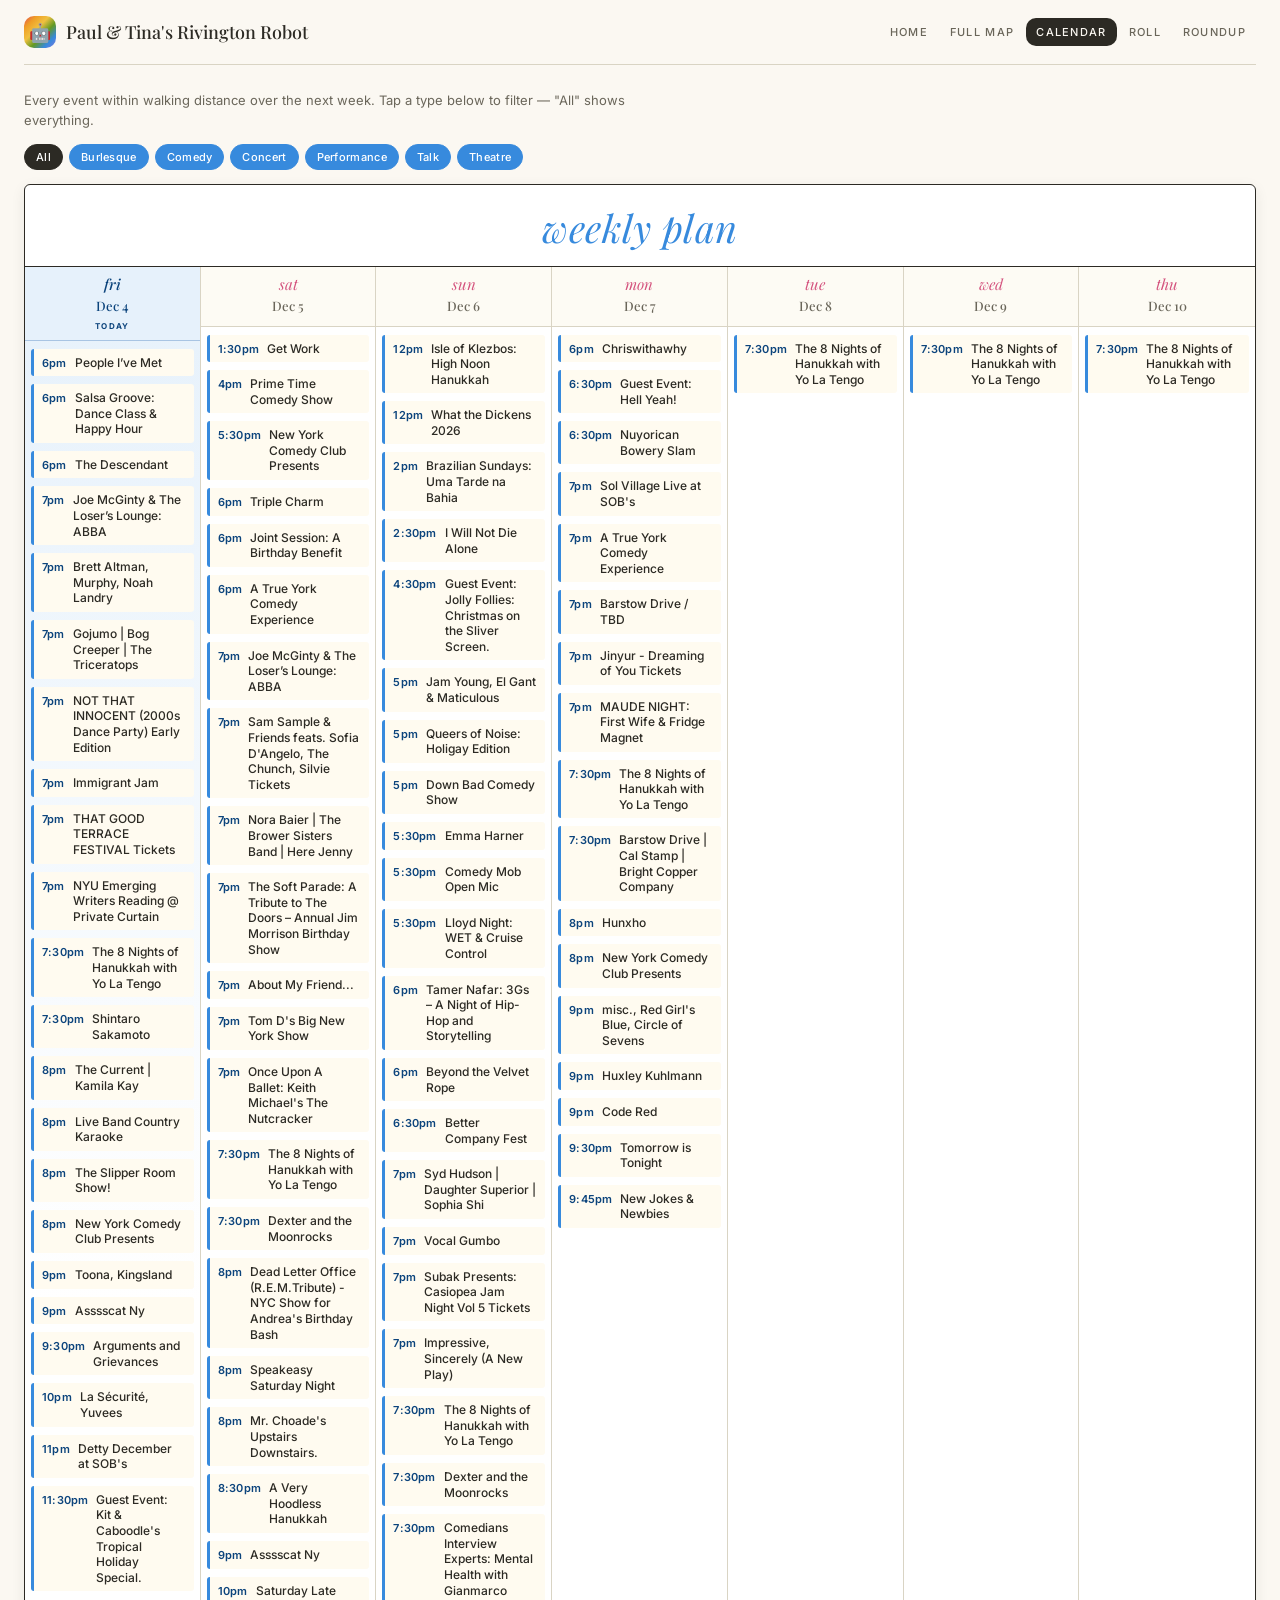
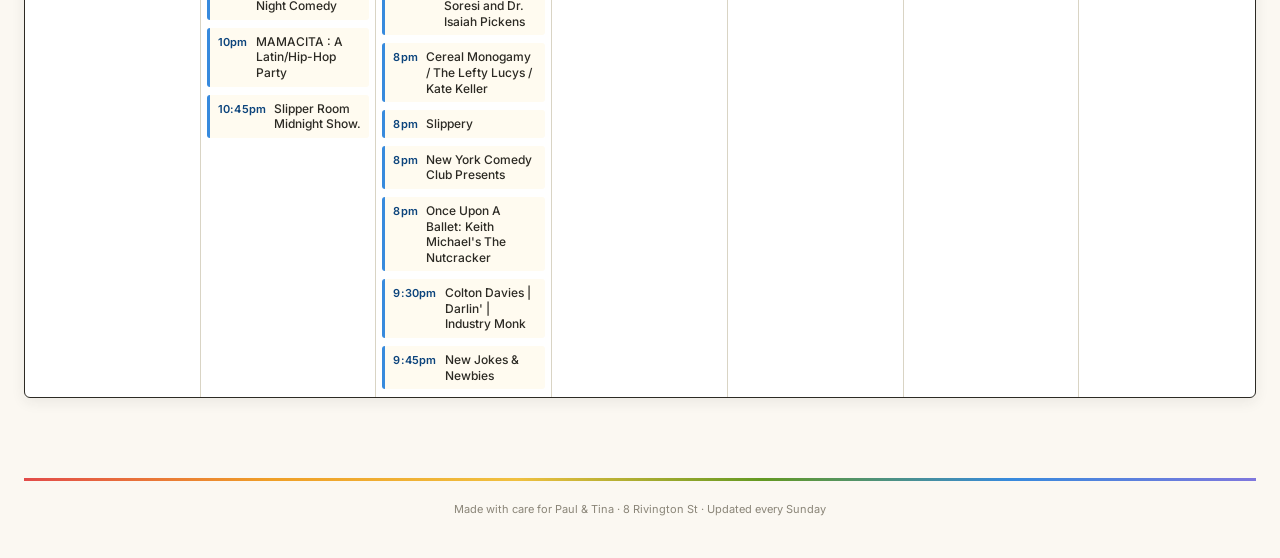
<file: calendar.html>
<!DOCTYPE html>
<html lang="en">
<head>
<meta charset="UTF-8">
<meta name="viewport" content="width=device-width, initial-scale=1.0">
<title>Calendar · Rivington Robot</title>
<link rel="stylesheet" href="styles.css?v=8">
<link rel="icon" type="image/png" href="apple-touch-icon.png?v=1">
<link rel="apple-touch-icon" href="apple-touch-icon.png?v=1">
<link rel="apple-touch-icon" sizes="180x180" href="apple-touch-icon.png?v=1">
<link rel="icon" type="image/png" sizes="192x192" href="icons/icon-192.png?v=1">
<link rel="icon" type="image/png" sizes="512x512" href="icons/icon-512.png?v=1">
<meta name="apple-mobile-web-app-title" content="8 Rivington">
<meta name="theme-color" content="#D4537E">
</head>
<body>

<div class="container container-wide">

  <nav class="nav">
    <div class="nav-brand">
      <div class="nav-logo">🤖</div>
      <div class="nav-title">Paul & Tina's Rivington Robot</div>
    </div>
    <button class="nav-toggle" onclick="document.querySelector('.nav-links').classList.toggle('open')">☰</button>
    <div class="nav-links">
      <a href="index.html">HOME</a>
      <a href="map.html">FULL MAP</a>
      <a href="calendar.html" class="active">CALENDAR</a>
      <a href="roll.html">ROLL</a>
      <a href="roundup.html">ROUNDUP</a>
    </div>
  </nav>

  <section>
    <p class="section-intro">Every event within walking distance over the next week. Tap a type below to filter — "All" shows everything.</p>

    <div id="cal-chips"></div>
    <div id="cal-list"><p class="event-empty">Loading this week's events…</p></div>
  </section>

  <footer class="footer">
    <div class="footer-gradient"></div>
    Made with care for Paul & Tina · 8 Rivington St · Updated every Sunday
  </footer>

</div>
<script src="js/events.js?v=8"></script>
<script>
try { RobotEvents.initPlanner({ listId: 'cal-list', chipsId: 'cal-chips', days: 7, perDay: 50 }); } catch (e) { console.error(e); }
</script>
</body>
</html>
</file>
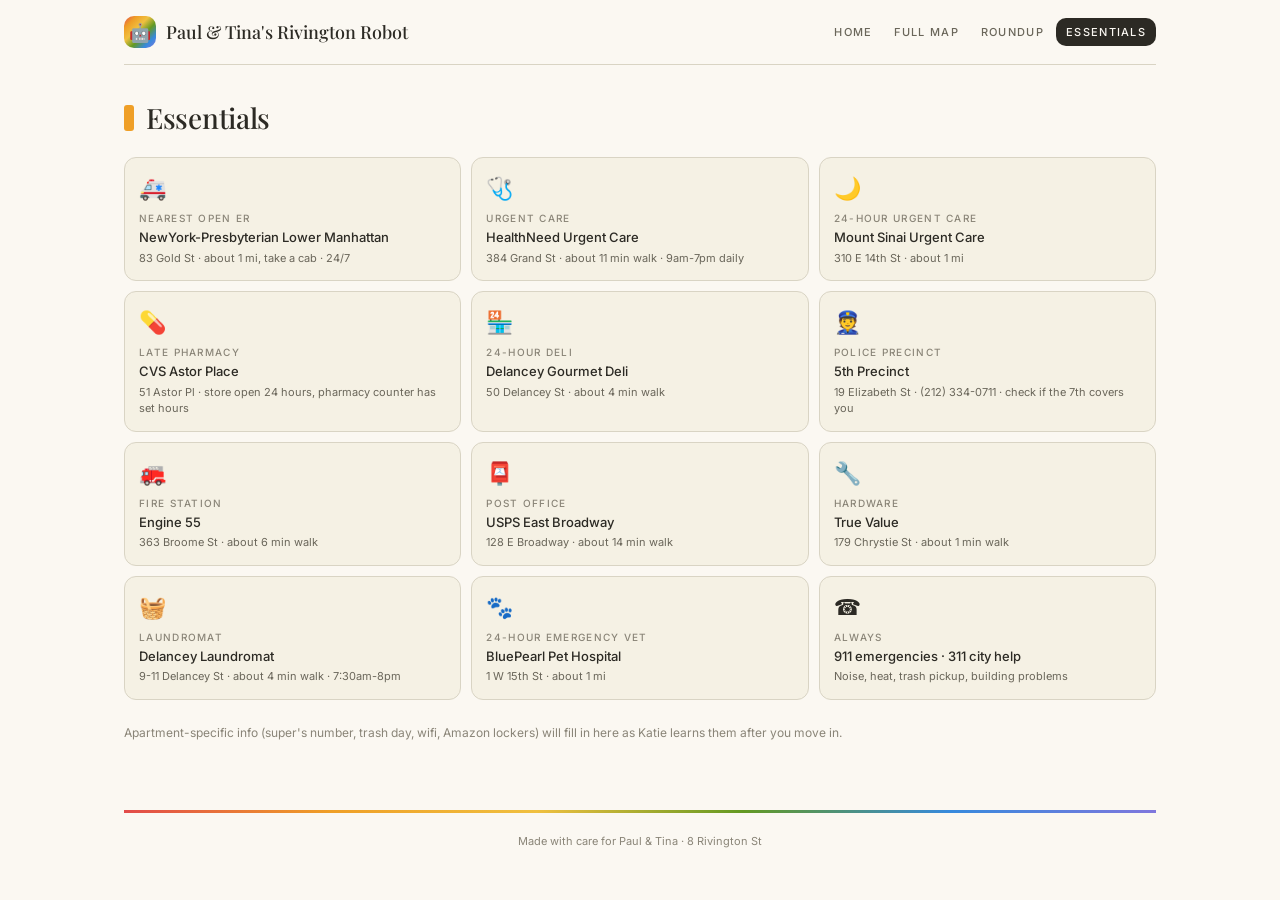
<file: essentials.html>
<!DOCTYPE html>
<html lang="en">
<head>
<meta charset="UTF-8">
<meta name="viewport" content="width=device-width, initial-scale=1.0">
<title>Essentials · Rivington Robot</title>
<link rel="stylesheet" href="styles.css?v=8">
<link rel="icon" type="image/png" href="apple-touch-icon.png?v=1">
<link rel="apple-touch-icon" href="apple-touch-icon.png?v=1">
<link rel="apple-touch-icon" sizes="180x180" href="apple-touch-icon.png?v=1">
<link rel="icon" type="image/png" sizes="192x192" href="icons/icon-192.png?v=1">
<link rel="icon" type="image/png" sizes="512x512" href="icons/icon-512.png?v=1">
<meta name="apple-mobile-web-app-title" content="8 Rivington">
<meta name="theme-color" content="#D4537E">
</head>
<body>

<div class="container">

  <nav class="nav">
    <div class="nav-brand">
      <div class="nav-logo">🤖</div>
      <div class="nav-title">Paul & Tina's Rivington Robot</div>
    </div>
    <button class="nav-toggle" onclick="document.querySelector('.nav-links').classList.toggle('open')">☰</button>
    <div class="nav-links">
      <a href="index.html">HOME</a>
      <a href="map.html">FULL MAP</a>
      <a href="roundup.html">ROUNDUP</a>
      <a href="essentials.html" class="active">ESSENTIALS</a>
    </div>
  </nav>

  <section>
    <div class="section-head">
      <div class="section-bar orange"></div>
      <h2>Essentials</h2>
    </div>
    <div class="essentials-grid">
      <div class="ess"><div class="ess-icon">🚑</div><div class="ess-label">NEAREST OPEN ER</div><div class="ess-name">NewYork-Presbyterian Lower Manhattan</div><div class="ess-meta">83 Gold St · about 1 mi, take a cab · 24/7</div></div>
      <div class="ess"><div class="ess-icon">🩺</div><div class="ess-label">URGENT CARE</div><div class="ess-name">HealthNeed Urgent Care</div><div class="ess-meta">384 Grand St · about 11 min walk · 9am-7pm daily</div></div>
      <div class="ess"><div class="ess-icon">🌙</div><div class="ess-label">24-HOUR URGENT CARE</div><div class="ess-name">Mount Sinai Urgent Care</div><div class="ess-meta">310 E 14th St · about 1 mi</div></div>
      <div class="ess"><div class="ess-icon">💊</div><div class="ess-label">LATE PHARMACY</div><div class="ess-name">CVS Astor Place</div><div class="ess-meta">51 Astor Pl · store open 24 hours, pharmacy counter has set hours</div></div>
      <div class="ess"><div class="ess-icon">🏪</div><div class="ess-label">24-HOUR DELI</div><div class="ess-name">Delancey Gourmet Deli</div><div class="ess-meta">50 Delancey St · about 4 min walk</div></div>
      <div class="ess"><div class="ess-icon">👮</div><div class="ess-label">POLICE PRECINCT</div><div class="ess-name">5th Precinct</div><div class="ess-meta">19 Elizabeth St · (212) 334-0711 · check if the 7th covers you</div></div>
      <div class="ess"><div class="ess-icon">🚒</div><div class="ess-label">FIRE STATION</div><div class="ess-name">Engine 55</div><div class="ess-meta">363 Broome St · about 6 min walk</div></div>
      <div class="ess"><div class="ess-icon">📮</div><div class="ess-label">POST OFFICE</div><div class="ess-name">USPS East Broadway</div><div class="ess-meta">128 E Broadway · about 14 min walk</div></div>
      <div class="ess"><div class="ess-icon">🔧</div><div class="ess-label">HARDWARE</div><div class="ess-name">True Value</div><div class="ess-meta">179 Chrystie St · about 1 min walk</div></div>
      <div class="ess"><div class="ess-icon">🧺</div><div class="ess-label">LAUNDROMAT</div><div class="ess-name">Delancey Laundromat</div><div class="ess-meta">9-11 Delancey St · about 4 min walk · 7:30am-8pm</div></div>
      <div class="ess"><div class="ess-icon">🐾</div><div class="ess-label">24-HOUR EMERGENCY VET</div><div class="ess-name">BluePearl Pet Hospital</div><div class="ess-meta">1 W 15th St · about 1 mi</div></div>
      <div class="ess"><div class="ess-icon">☎️</div><div class="ess-label">ALWAYS</div><div class="ess-name">911 emergencies · 311 city help</div><div class="ess-meta">Noise, heat, trash pickup, building problems</div></div>
    </div>
    <p style="font-size: 12px; color: var(--ink-3); margin-top: 24px;">Apartment-specific info (super's number, trash day, wifi, Amazon lockers) will fill in here as Katie learns them after you move in.</p>
  </section>

  <footer class="footer">
    <div class="footer-gradient"></div>
    Made with care for Paul &amp; Tina · 8 Rivington St
  </footer>

</div>
</body>
</html>
</file>
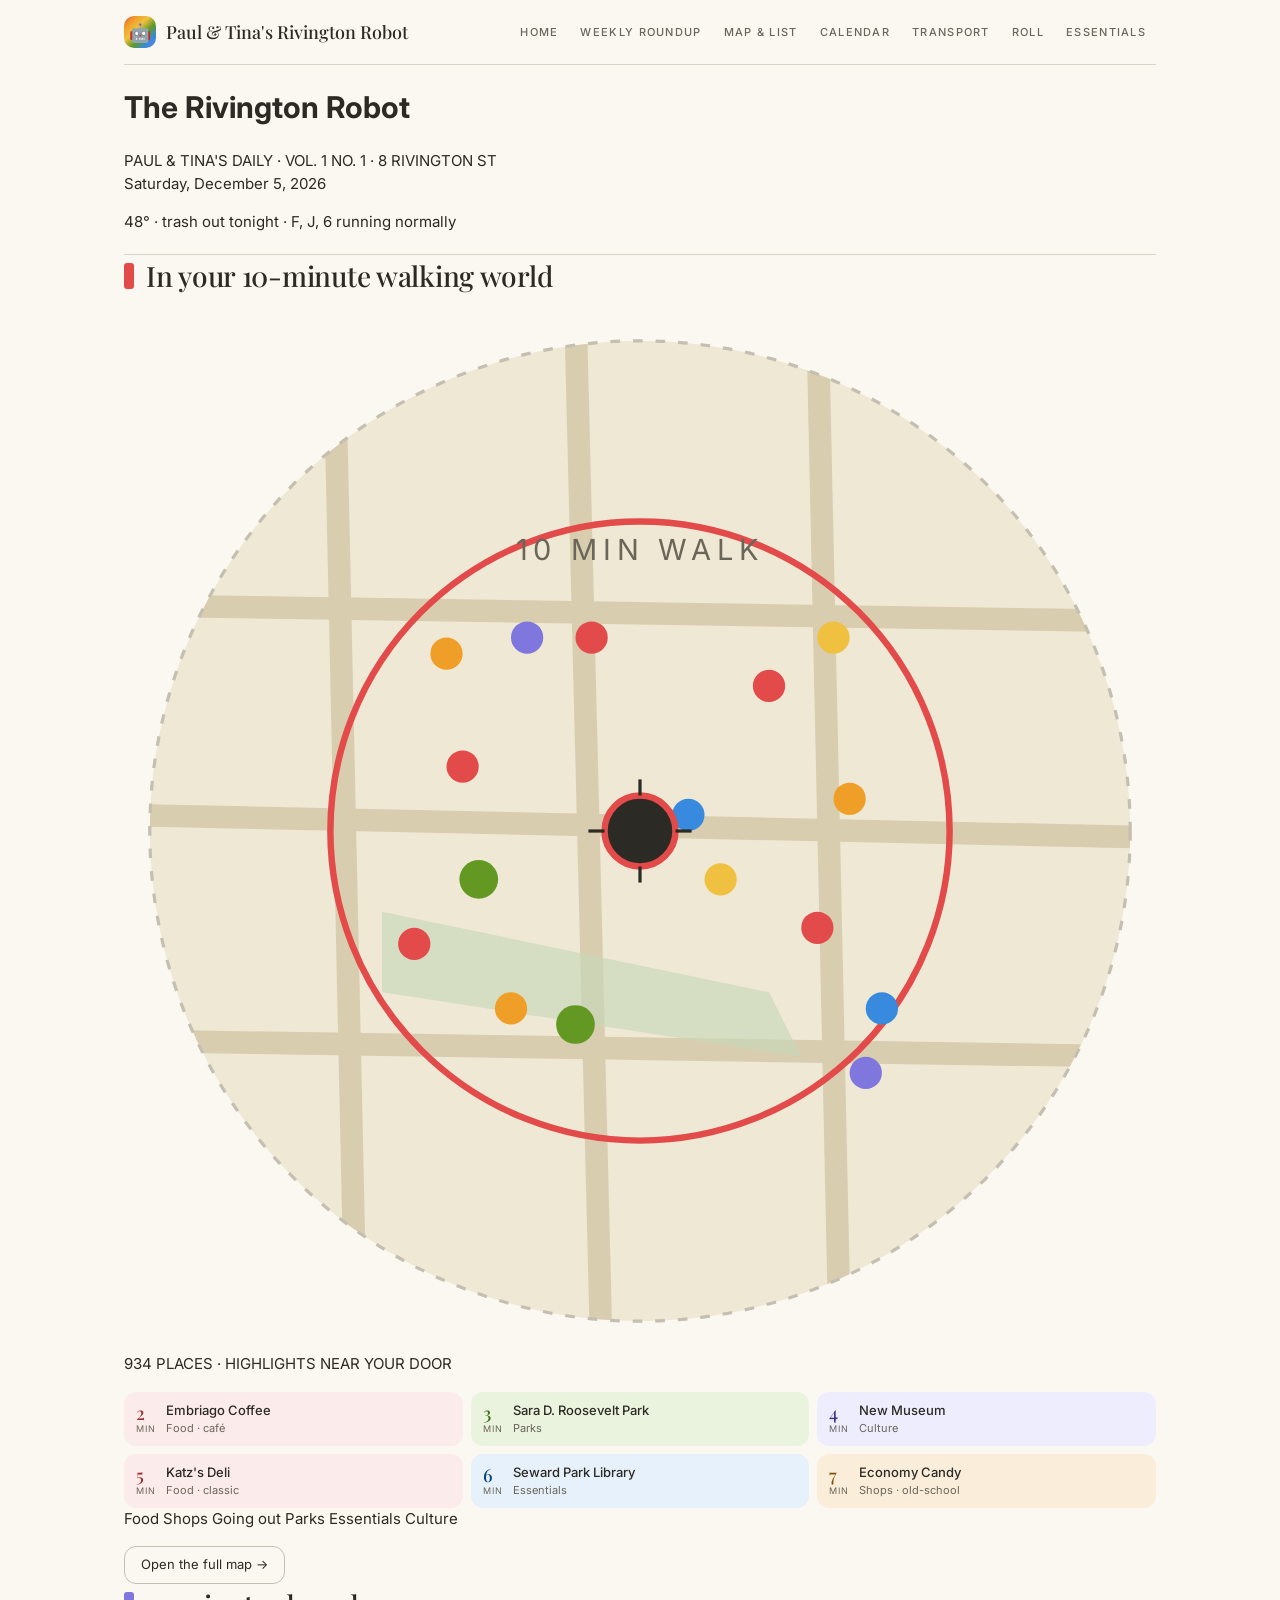
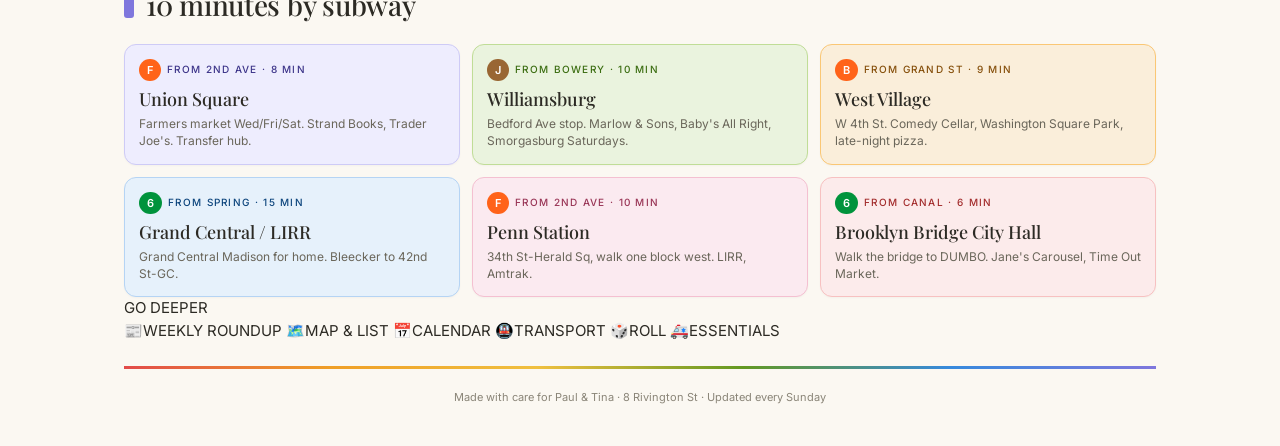
<file: index (1).html>
<!DOCTYPE html>
<html lang="en">
<head>
<meta charset="UTF-8">
<meta name="viewport" content="width=device-width, initial-scale=1.0">
<title>Paul & Tina's Rivington Robot</title>
<link rel="stylesheet" href="styles.css">
<link rel="icon" href="data:image/svg+xml,%3Csvg xmlns='http://www.w3.org/2000/svg' viewBox='0 0 100 100'%3E%3Ctext y='.9em' font-size='90'%3E🤖%3C/text%3E%3C/svg%3E">
</head>
<body>

<div class="container">

  <nav class="nav">
    <div class="nav-brand">
      <div class="nav-logo">🤖</div>
      <div class="nav-title">Paul & Tina's Rivington Robot</div>
    </div>
    <button class="nav-toggle" onclick="document.querySelector('.nav-links').classList.toggle('open')">☰</button>
    <div class="nav-links">
      <a href="index.html" class="active-red">HOME</a>
      <a href="roundup.html" class="orange">WEEKLY ROUNDUP</a>
      <a href="map.html" class="green">MAP & LIST</a>
      <a href="calendar.html" class="blue">CALENDAR</a>
      <a href="transport.html" class="purple">TRANSPORT</a>
      <a href="roll.html" class="pink">ROLL</a>
      <a href="essentials.html">ESSENTIALS</a>
    </div>
  </nav>

  <header class="masthead">
    <h1>The Rivington Robot</h1>
    <div class="masthead-meta">
      <div>PAUL & TINA'S DAILY · VOL. 1 NO. 1 · 8 RIVINGTON ST</div>
      <div class="masthead-date" id="today-date">Loading…</div>
    </div>
  </header>

  <div class="briefing" id="briefing">
    48° · trash out tonight · F, J, 6 running normally
  </div>

  <!-- 10 min walking section -->
  <div class="section-head">
    <div class="section-bar red"></div>
    <h2>In your 10-minute walking world</h2>
  </div>

  <div class="walk-grid">

    <svg class="ring" viewBox="0 0 320 320">
      <defs><clipPath id="rc"><circle cx="160" cy="160" r="152"/></clipPath></defs>
      <rect x="0" y="0" width="320" height="320" fill="#EFE8D4" clip-path="url(#rc)"/>
      <g clip-path="url(#rc)" stroke="#D9CDB0" stroke-width="7" stroke-linecap="square">
        <line x1="0" y1="90" x2="320" y2="95"/>
        <line x1="0" y1="155" x2="320" y2="162"/>
        <line x1="0" y1="225" x2="320" y2="230"/>
        <line x1="65" y1="0" x2="72" y2="320"/>
        <line x1="140" y1="0" x2="148" y2="320"/>
        <line x1="215" y1="0" x2="222" y2="320"/>
      </g>
      <polygon points="80,185 200,210 210,230 80,210" fill="#C8D9B8" opacity="0.65" clip-path="url(#rc)"/>
      <circle cx="160" cy="160" r="152" fill="none" stroke="#C4BFB0" stroke-width="1" stroke-dasharray="3 4"/>
      <circle cx="160" cy="160" r="96" fill="none" stroke="#E24B4A" stroke-width="2"/>
      <text x="160" y="76" font-size="9" fill="#6a665a" text-anchor="middle" letter-spacing="1.8">10 MIN WALK</text>
      <circle cx="105" cy="140" r="5" fill="#E24B4A"/>
      <circle cx="200" cy="115" r="5" fill="#E24B4A"/>
      <circle cx="145" cy="100" r="5" fill="#E24B4A"/>
      <circle cx="215" cy="190" r="5" fill="#E24B4A"/>
      <circle cx="90" cy="195" r="5" fill="#E24B4A"/>
      <circle cx="120" cy="215" r="5" fill="#EF9F27"/>
      <circle cx="225" cy="150" r="5" fill="#EF9F27"/>
      <circle cx="100" cy="105" r="5" fill="#EF9F27"/>
      <circle cx="185" cy="175" r="5" fill="#F0C040"/>
      <circle cx="220" cy="100" r="5" fill="#F0C040"/>
      <circle cx="140" cy="220" r="6" fill="#639922"/>
      <circle cx="110" cy="175" r="6" fill="#639922"/>
      <circle cx="175" cy="155" r="5" fill="#378ADD"/>
      <circle cx="235" cy="215" r="5" fill="#378ADD"/>
      <circle cx="125" cy="100" r="5" fill="#7F77DD"/>
      <circle cx="230" cy="235" r="5" fill="#7F77DD"/>
      <circle cx="160" cy="160" r="11" fill="#2C2A24"/>
      <circle cx="160" cy="160" r="11" fill="none" stroke="#E24B4A" stroke-width="2"/>
      <line x1="160" y1="149" x2="160" y2="144" stroke="#2C2A24" stroke-width="1"/>
      <line x1="160" y1="171" x2="160" y2="176" stroke="#2C2A24" stroke-width="1"/>
      <line x1="149" y1="160" x2="144" y2="160" stroke="#2C2A24" stroke-width="1"/>
      <line x1="171" y1="160" x2="176" y2="160" stroke="#2C2A24" stroke-width="1"/>
    </svg>

    <div>
      <div class="highlights-head">934 PLACES · HIGHLIGHTS NEAR YOUR DOOR</div>
      <div class="highlights">
        <div class="hl red"><div class="hl-min">2<span class="unit">MIN</span></div><div class="hl-body"><div class="hl-name">Embriago Coffee</div><div class="hl-sub">Food · café</div></div></div>
        <div class="hl green"><div class="hl-min">3<span class="unit">MIN</span></div><div class="hl-body"><div class="hl-name">Sara D. Roosevelt Park</div><div class="hl-sub">Parks</div></div></div>
        <div class="hl purple"><div class="hl-min">4<span class="unit">MIN</span></div><div class="hl-body"><div class="hl-name">New Museum</div><div class="hl-sub">Culture</div></div></div>
        <div class="hl red"><div class="hl-min">5<span class="unit">MIN</span></div><div class="hl-body"><div class="hl-name">Katz's Deli</div><div class="hl-sub">Food · classic</div></div></div>
        <div class="hl blue"><div class="hl-min">6<span class="unit">MIN</span></div><div class="hl-body"><div class="hl-name">Seward Park Library</div><div class="hl-sub">Essentials</div></div></div>
        <div class="hl orange"><div class="hl-min">7<span class="unit">MIN</span></div><div class="hl-body"><div class="hl-name">Economy Candy</div><div class="hl-sub">Shops · old-school</div></div></div>
      </div>

      <div class="legend">
        <span><span class="dot" style="background:#E24B4A"></span>Food</span>
        <span><span class="dot" style="background:#EF9F27"></span>Shops</span>
        <span><span class="dot" style="background:#F0C040"></span>Going out</span>
        <span><span class="dot" style="background:#639922"></span>Parks</span>
        <span><span class="dot" style="background:#378ADD"></span>Essentials</span>
        <span><span class="dot" style="background:#7F77DD"></span>Culture</span>
      </div>

      <a href="map.html" class="cta-link">Open the full map →</a>
    </div>

  </div>

  <!-- 10 min subway section -->
  <div class="section-head">
    <div class="section-bar purple"></div>
    <h2>10 minutes by subway</h2>
  </div>

  <div class="reach-grid">
    <a href="transport.html" class="reach-card purple">
      <div class="reach-head"><span class="line-bullet line-F">F</span><span class="reach-meta">FROM 2ND AVE · 8 MIN</span></div>
      <div class="reach-name">Union Square</div>
      <div class="reach-body">Farmers market Wed/Fri/Sat. Strand Books, Trader Joe's. Transfer hub.</div>
    </a>
    <a href="transport.html" class="reach-card green">
      <div class="reach-head"><span class="line-bullet line-J">J</span><span class="reach-meta">FROM BOWERY · 10 MIN</span></div>
      <div class="reach-name">Williamsburg</div>
      <div class="reach-body">Bedford Ave stop. Marlow & Sons, Baby's All Right, Smorgasburg Saturdays.</div>
    </a>
    <a href="transport.html" class="reach-card orange">
      <div class="reach-head"><span class="line-bullet line-B">B</span><span class="reach-meta">FROM GRAND ST · 9 MIN</span></div>
      <div class="reach-name">West Village</div>
      <div class="reach-body">W 4th St. Comedy Cellar, Washington Square Park, late-night pizza.</div>
    </a>
    <a href="transport.html" class="reach-card blue">
      <div class="reach-head"><span class="line-bullet line-6">6</span><span class="reach-meta">FROM SPRING · 15 MIN</span></div>
      <div class="reach-name">Grand Central / LIRR</div>
      <div class="reach-body">Grand Central Madison for home. Bleecker to 42nd St-GC.</div>
    </a>
    <a href="transport.html" class="reach-card pink">
      <div class="reach-head"><span class="line-bullet line-F">F</span><span class="reach-meta">FROM 2ND AVE · 10 MIN</span></div>
      <div class="reach-name">Penn Station</div>
      <div class="reach-body">34th St-Herald Sq, walk one block west. LIRR, Amtrak.</div>
    </a>
    <a href="transport.html" class="reach-card red">
      <div class="reach-head"><span class="line-bullet line-6">6</span><span class="reach-meta">FROM CANAL · 6 MIN</span></div>
      <div class="reach-name">Brooklyn Bridge City Hall</div>
      <div class="reach-body">Walk the bridge to DUMBO. Jane's Carousel, Time Out Market.</div>
    </a>
  </div>

  <!-- Quick links -->
  <div class="quick-head">GO DEEPER</div>
  <div class="quick-grid">
    <a href="roundup.html" class="quick orange"><span class="quick-icon">📰</span>WEEKLY ROUNDUP</a>
    <a href="map.html" class="quick green"><span class="quick-icon">🗺️</span>MAP & LIST</a>
    <a href="calendar.html" class="quick blue"><span class="quick-icon">📅</span>CALENDAR</a>
    <a href="transport.html" class="quick purple"><span class="quick-icon">🚇</span>TRANSPORT</a>
    <a href="roll.html" class="quick pink"><span class="quick-icon">🎲</span>ROLL</a>
    <a href="essentials.html" class="quick red"><span class="quick-icon">🚑</span>ESSENTIALS</a>
  </div>

  <footer class="footer">
    <div class="footer-gradient"></div>
    Made with care for Paul & Tina · 8 Rivington St · Updated every Sunday
  </footer>

</div>

<script>
  // Date in the masthead
  const d = new Date();
  const opts = { weekday: 'long', year: 'numeric', month: 'long', day: 'numeric' };
  document.getElementById('today-date').textContent = d.toLocaleDateString('en-US', opts);
</script>

</body>
</html>
</file>
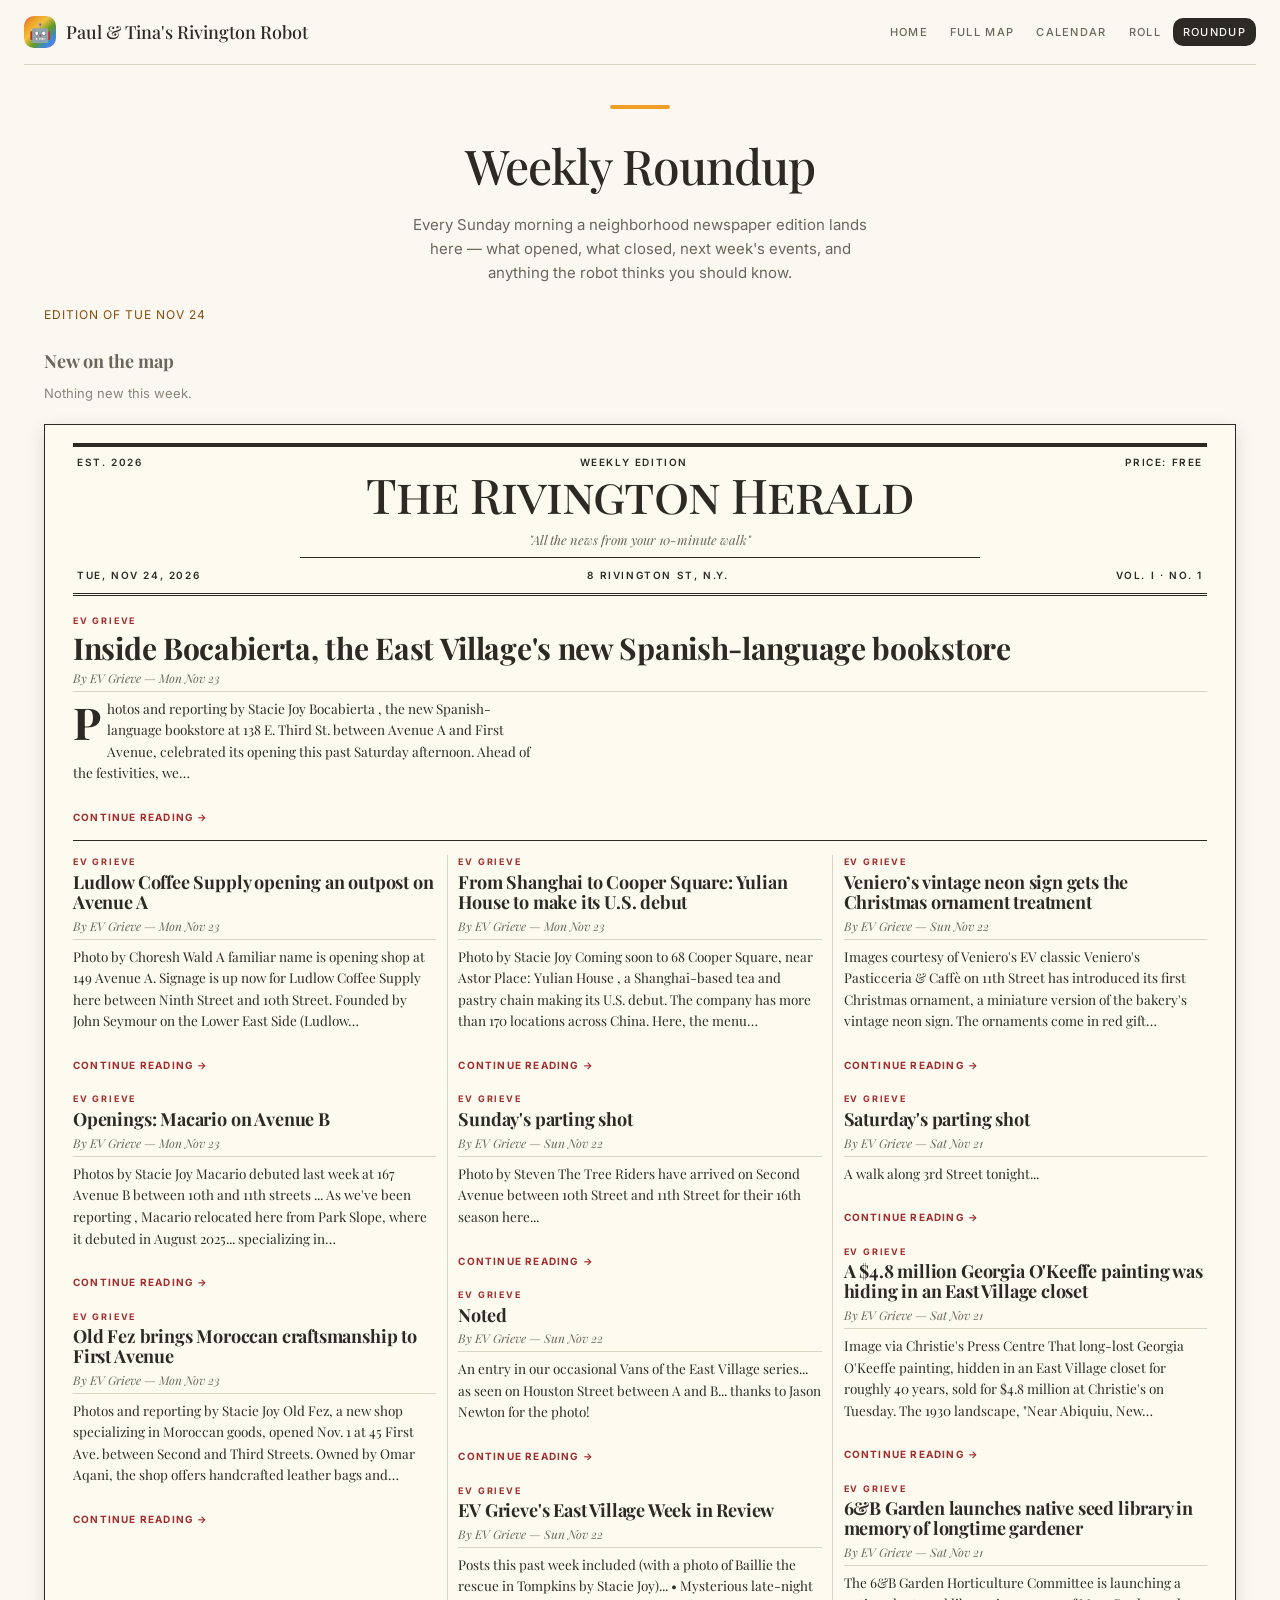
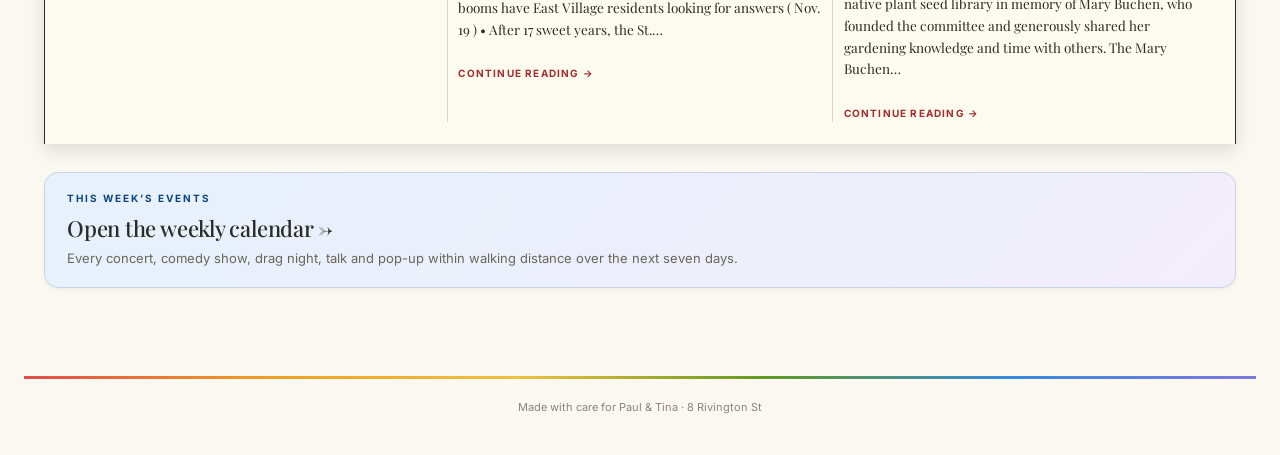
<file: roundup.html>
<!DOCTYPE html>
<html lang="en">
<head>
<meta charset="UTF-8">
<meta name="viewport" content="width=device-width, initial-scale=1.0">
<title>Weekly Roundup · Rivington Robot</title>
<link rel="stylesheet" href="styles.css?v=8">
<link rel="icon" type="image/png" href="apple-touch-icon.png?v=1">
<link rel="apple-touch-icon" href="apple-touch-icon.png?v=1">
<link rel="apple-touch-icon" sizes="180x180" href="apple-touch-icon.png?v=1">
<link rel="icon" type="image/png" sizes="192x192" href="icons/icon-192.png?v=1">
<link rel="icon" type="image/png" sizes="512x512" href="icons/icon-512.png?v=1">
<meta name="apple-mobile-web-app-title" content="8 Rivington">
<meta name="theme-color" content="#D4537E">
</head>
<body>

<div class="container container-wide">

  <nav class="nav">
    <div class="nav-brand">
      <div class="nav-logo">🤖</div>
      <div class="nav-title">Paul & Tina's Rivington Robot</div>
    </div>
    <button class="nav-toggle" onclick="document.querySelector('.nav-links').classList.toggle('open')">☰</button>
    <div class="nav-links">
      <a href="index.html">HOME</a>
      <a href="map.html">FULL MAP</a>
      <a href="calendar.html">CALENDAR</a>
      <a href="roll.html">ROLL</a>
      <a href="roundup.html" class="active">ROUNDUP</a>
    </div>
  </nav>

  <div class="stub">
    <div class="stub-bar" style="background:#EF9F27"></div>
    <h1>Weekly Roundup</h1>
    <p>Every Sunday morning a neighborhood newspaper edition lands here — what opened, what closed, next week's events, and anything the robot thinks you should know.</p>
    <div id="roundup-body"><p style="font-size:12px;color:#8a8578;">First edition Sunday Dec 6</p></div>
  </div>

  <footer class="footer">
    <div class="footer-gradient"></div>
    Made with care for Paul &amp; Tina · 8 Rivington St
  </footer>

</div>
<script src="js/events.js?v=8"></script>
<script>RobotEvents.initRoundup({ bodyId: 'roundup-body' });</script>
</body>
</html>
</file>
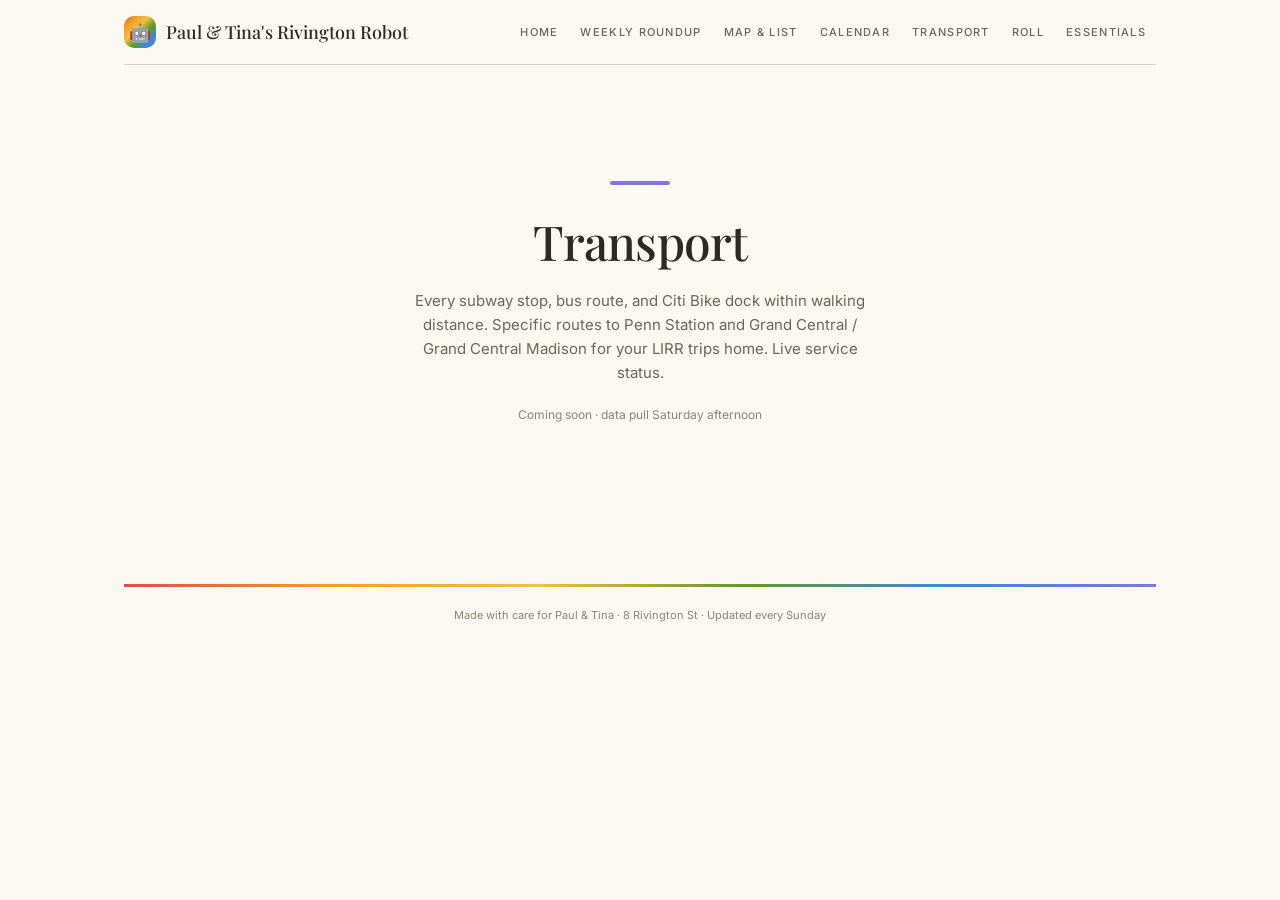
<file: transport.html>
<!DOCTYPE html>
<html lang="en">
<head>
<meta charset="UTF-8">
<meta name="viewport" content="width=device-width, initial-scale=1.0">
<title>Transport · Rivington Robot</title>
<link rel="stylesheet" href="styles.css?v=8">
<link rel="icon" type="image/png" href="apple-touch-icon.png?v=1">
<link rel="apple-touch-icon" href="apple-touch-icon.png?v=1">
<link rel="apple-touch-icon" sizes="180x180" href="apple-touch-icon.png?v=1">
<link rel="icon" type="image/png" sizes="192x192" href="icons/icon-192.png?v=1">
<link rel="icon" type="image/png" sizes="512x512" href="icons/icon-512.png?v=1">
<meta name="apple-mobile-web-app-title" content="8 Rivington">
<meta name="theme-color" content="#D4537E">
</head>
<body>

<div class="container">

  <nav class="nav">
    <div class="nav-brand">
      <div class="nav-logo">🤖</div>
      <div class="nav-title">Paul & Tina's Rivington Robot</div>
    </div>
    <button class="nav-toggle" onclick="document.querySelector('.nav-links').classList.toggle('open')">☰</button>
    <div class="nav-links">
      <a href="index.html" class="red">HOME</a>
      <a href="roundup.html" class="orange">WEEKLY ROUNDUP</a>
      <a href="map.html" class="green">MAP & LIST</a>
      <a href="calendar.html" class="blue">CALENDAR</a>
      <a href="transport.html" class="active-purple">TRANSPORT</a>
      <a href="roll.html" class="pink">ROLL</a>
      <a href="essentials.html">ESSENTIALS</a>
    </div>
  </nav>

  <div class="stub">
    <div class="stub-bar" style="background:#7F77DD"></div>
    <h1>Transport</h1>
    <p>Every subway stop, bus route, and Citi Bike dock within walking distance. Specific routes to Penn Station and Grand Central / Grand Central Madison for your LIRR trips home. Live service status.</p>
    <p style="font-size:12px;color:#8a8578;">Coming soon · data pull Saturday afternoon</p>
  </div>

  <footer class="footer">
    <div class="footer-gradient"></div>
    Made with care for Paul & Tina · 8 Rivington St · Updated every Sunday
  </footer>

</div>
</body>
</html>
</file>
<file: styles.css>
/* Paul & Tina's Rivington Robot — shared styles */

@import url('https://fonts.googleapis.com/css2?family=Playfair+Display:wght@400;500;600&family=Inter:wght@400;500;600&display=swap');

:root {
  --cream: #FBF8F2;
  --cream-2: #F5F1E4;
  --cream-3: #EFE8D4;
  --ink: #2C2A24;
  --ink-2: #6a665a;
  --ink-3: #8a8578;
  --rule: #D9D4C4;

  --red: #E24B4A; --red-50: #FCEBEB; --red-800: #A32D2D;
  --orange: #EF9F27; --orange-50: #FAEEDA; --orange-800: #854F0B;
  --yellow: #F0C040;
  --green: #639922; --green-50: #EAF3DE; --green-800: #3B6D11;
  --blue: #378ADD; --blue-50: #E6F1FB; --blue-800: #0C447C;
  --purple: #7F77DD; --purple-50: #EEEDFE; --purple-800: #3C3489;
  --pink: #D4537E; --pink-50: #FBEAF0; --pink-800: #993556;

  --serif: 'Playfair Display', Georgia, serif;
  --sans: 'Inter', -apple-system, BlinkMacSystemFont, system-ui, sans-serif;
}

* { box-sizing: border-box; }

html, body {
  margin: 0; padding: 0;
  background: var(--cream);
  color: var(--ink);
  font-family: var(--sans);
  font-size: 15px;
  line-height: 1.5;
  -webkit-font-smoothing: antialiased;
  scroll-behavior: smooth;
}

a { color: inherit; text-decoration: none; }

.container { max-width: 1080px; margin: 0 auto; padding: 0 24px; }
.container.container-wide { max-width: 1400px; }

/* ============ TOP NAV ============ */
.nav {
  display: flex;
  align-items: center;
  justify-content: space-between;
  padding: 16px 0;
  border-bottom: 0.5px solid var(--rule);
  position: sticky;
  top: 0;
  background: rgba(251, 248, 242, 0.95);
  backdrop-filter: blur(8px);
  -webkit-backdrop-filter: blur(8px);
  z-index: 100;
}
.nav-brand { display: flex; align-items: center; gap: 10px; }
.nav-logo {
  width: 32px; height: 32px;
  border-radius: 10px;
  background: linear-gradient(135deg, var(--red) 0%, var(--orange) 20%, var(--yellow) 40%, var(--green) 60%, var(--blue) 80%, var(--purple) 100%);
  display: flex; align-items: center; justify-content: center;
  color: white; font-size: 18px;
}
.nav-title { font-family: var(--serif); font-size: 18px; font-weight: 500; }
.nav-links { display: flex; gap: 2px; font-size: 11px; letter-spacing: 1.3px; font-weight: 500; flex-wrap: wrap; }
.nav-links a {
  padding: 6px 10px; border-radius: 10px; color: var(--ink-2);
  transition: background 0.15s;
}
.nav-links a:hover { background: var(--cream-2); }
.nav-links a.active { background: var(--ink); color: var(--cream); }

.nav-toggle { display: none; background: none; border: none; cursor: pointer; padding: 6px; font-size: 20px; }
@media (max-width: 680px) {
  .nav-links { display: none; position: absolute; top: 64px; right: 24px; left: 24px; background: var(--cream); border: 0.5px solid var(--rule); border-radius: 12px; padding: 8px; flex-direction: column; gap: 2px; box-shadow: 0 8px 20px rgba(0,0,0,0.05); }
  .nav-links.open { display: flex; }
  .nav-links a { padding: 10px; }
  .nav-toggle { display: block; }
  .nav-title { font-size: 15px; }
}

/* ============ HERO (home page greeting + briefing) ============ */
.hero {
  padding: 28px 0 32px;
  border-bottom: 0.5px solid var(--rule);
}
.hero-head { margin-bottom: 20px; }
.hero-eyebrow {
  font-size: 10px;
  letter-spacing: 2.2px;
  font-weight: 600;
  color: var(--pink-800);
  text-transform: uppercase;
  margin-bottom: 8px;
}
.hero-title {
  font-family: var(--serif);
  font-size: 38px;
  font-weight: 500;
  line-height: 1.1;
  margin: 0 0 10px;
  letter-spacing: -0.02em;
  color: var(--ink);
}
.hero-sub {
  font-size: 14px;
  color: var(--ink-2);
  line-height: 1.55;
  max-width: 580px;
  margin: 0;
}
@media (max-width: 680px) { .hero-title { font-size: 30px; } }

/* ============ HERO LAYOUT WITH NEWSPAPER + DICE ============ */
.hero-top {
  display: flex; align-items: flex-start; gap: 20px;
  margin-bottom: 20px;
}
.hero-top .hero-head { flex: 1; min-width: 0; margin-bottom: 0; }
.hero-widgets { flex: none; display: flex; gap: 14px; align-items: flex-start; }
@media (max-width: 680px) {
  .hero-top { flex-direction: column; }
  .hero-widgets { align-self: center; }
}

/* ============ DICE GRAPHIC ============ */
.dice-link {
  flex: none; display: flex; flex-direction: column; align-items: center; gap: 6px;
  text-decoration: none; color: inherit;
  padding-top: 14px; /* visually align with paper, which has a tape tab */
}
.dice {
  position: relative;
  width: 100px; height: 100px;
  background: linear-gradient(135deg, #FFFFFF 0%, #F3EDDB 100%);
  border: 1px solid #C9BFA6;
  border-radius: 18px;
  box-shadow: 3px 3px 0 #E8DFC6, 0 10px 18px rgba(44, 42, 36, 0.12);
  transform: rotate(-5deg);
  transition: transform .18s ease, box-shadow .18s ease;
}
.dice-link:hover .dice { transform: rotate(0deg) translateY(-3px) scale(1.06); box-shadow: 3px 3px 0 #E8DFC6, 0 16px 28px rgba(44, 42, 36, 0.22); }
.dice .dot {
  position: absolute; width: 14px; height: 14px; border-radius: 50%;
  background: var(--red);
  box-shadow: inset 0 2px 3px rgba(0,0,0,0.25);
}
.dice .dot-tl { top: 18px; left: 18px; }
.dice .dot-tr { top: 18px; right: 18px; }
.dice .dot-c  { top: 50%; left: 50%; transform: translate(-50%, -50%); }
.dice .dot-bl { bottom: 18px; left: 18px; }
.dice .dot-br { bottom: 18px; right: 18px; }
@media (max-width: 680px) {
  .dice { width: 88px; height: 88px; border-radius: 15px; }
  .dice .dot { width: 12px; height: 12px; }
  .dice .dot-tl, .dice .dot-tr { top: 14px; }
  .dice .dot-tl, .dice .dot-bl { left: 14px; }
  .dice .dot-tr, .dice .dot-br { right: 14px; }
  .dice .dot-bl, .dice .dot-br { bottom: 14px; }
}

/* ============ NEWSPAPER GRAPHIC ============ */
.paper-link {
  flex: none; display: flex; flex-direction: column; align-items: center; gap: 6px;
  text-decoration: none; color: inherit;
}
.paper {
  position: relative;
  width: 130px; height: 160px;
  background: #FAF4E6;
  border: 1px solid #D9CFB8;
  box-shadow: 2px 2px 0 #E8DFC6, 0 10px 18px rgba(44, 42, 36, 0.12);
  padding: 14px 10px 10px;
  transform: rotate(4deg);
  transition: transform .18s ease, box-shadow .18s ease;
  font-family: var(--serif);
  color: var(--ink);
  overflow: hidden;
}
.paper-link:hover .paper { transform: rotate(0deg) translateY(-3px) scale(1.04); box-shadow: 2px 2px 0 #E8DFC6, 0 16px 28px rgba(44, 42, 36, 0.22); }
.paper-tape {
  position: absolute; top: -8px; left: 50%; transform: translateX(-50%) rotate(-3deg);
  width: 46px; height: 14px;
  background: rgba(239, 159, 39, 0.35);
  border: 0.5px solid rgba(203, 133, 29, 0.4);
}
.paper-masthead {
  font-size: 10px; letter-spacing: 1.2px; text-align: center;
  font-weight: 700; line-height: 1.1;
  margin-top: 4px;
  color: var(--ink);
}
.paper-rule { height: 1px; background: var(--ink); margin: 6px 0 8px; opacity: 0.7; }
.paper-headline {
  font-size: 15px; font-weight: 500; line-height: 1.1; letter-spacing: -0.01em;
  text-align: center;
  margin-bottom: 8px;
}
.paper-lines { display: flex; flex-direction: column; gap: 4px; }
.paper-lines div {
  height: 3px; background: #D9CFB8; border-radius: 1px;
}
.paper-lines div:nth-child(2) { width: 85%; }
.paper-lines div:nth-child(4) { width: 70%; }
.paper-lines div:nth-child(5) { width: 90%; }
.paper-badge {
  position: absolute; bottom: 8px; right: 8px;
  font-family: var(--sans); font-size: 9px; font-weight: 700; letter-spacing: 1.2px;
  background: var(--orange); color: white;
  padding: 3px 7px; border-radius: 3px;
  transform: rotate(-4deg);
}
.paper-caption {
  font-size: 10px; color: var(--ink-3); letter-spacing: 0.8px; text-transform: uppercase;
}
@media (max-width: 680px) {
  .hero-top { gap: 14px; }
  .paper { width: 108px; height: 138px; padding: 12px 8px 8px; }
  .paper-masthead { font-size: 9px; }
  .paper-headline { font-size: 13px; }
}

/* ============ WEEKLY PLAN GRID (calendar.html) ============ */
.weekly-plan {
  background: white;
  border: 1.5px solid var(--ink);
  border-radius: 6px;
  padding: 0;
  margin: 10px 0 24px;
  overflow: hidden;
  box-shadow: 0 4px 14px rgba(44, 42, 36, 0.08);
}
.weekly-plan-title {
  font-family: var(--serif);
  font-style: italic;
  font-weight: 400;
  font-size: 38px;
  color: var(--blue);
  text-align: center;
  padding: 14px 0 10px;
  border-bottom: 1px solid var(--ink);
  margin: 0;
  letter-spacing: 0.01em;
}
.weekly-plan-grid {
  display: grid;
  grid-template-columns: repeat(7, minmax(0, 1fr));
}
.plan-col {
  border-right: 1px solid var(--rule);
  min-height: 300px;
  display: flex; flex-direction: column;
}
.plan-col:last-child { border-right: none; }
.plan-col.today { background: linear-gradient(180deg, var(--blue-50) 0%, rgba(230, 241, 251, 0) 60%); }
.plan-col-head {
  padding: 10px 6px 8px;
  text-align: center;
  border-bottom: 1px solid var(--rule);
  background: #FDFBF4;
}
.plan-col.today .plan-col-head { background: var(--blue-50); border-bottom-color: var(--blue-300, #A8C4E3); }
.plan-col-dow {
  font-family: var(--serif);
  font-style: italic;
  font-weight: 400;
  font-size: 15px;
  color: var(--pink);
  line-height: 1;
}
.plan-col.today .plan-col-dow { color: var(--blue-800); font-weight: 500; }
.plan-col-date {
  display: inline-block;
  font-family: var(--serif);
  font-weight: 500;
  font-size: 13px;
  color: var(--ink-2);
  margin-top: 4px;
}
.plan-col.today .plan-col-date { color: var(--blue-800); }
.plan-col-today-tag {
  display: block;
  font-size: 8px; letter-spacing: 1.4px; font-weight: 700;
  color: var(--blue-800);
  margin-top: 2px;
}
.plan-col-events {
  padding: 8px 6px;
  display: flex; flex-direction: column; gap: 8px;
  flex: 1;
}
.plan-ev {
  background: #FFFBF0;
  border-left: 3px solid var(--blue);
  border-radius: 3px;
  color: var(--ink);
}
.plan-ev[open] { background: white; box-shadow: 0 2px 8px rgba(44, 42, 36, 0.08); }
.plan-ev-summary {
  display: flex; gap: 8px; align-items: baseline;
  padding: 6px 8px;
  font-size: 12px; line-height: 1.3;
  cursor: pointer;
  list-style: none;
}
.plan-ev-summary::-webkit-details-marker { display: none; }
.plan-ev-summary::marker { content: ''; }
.plan-ev-summary:hover { background: rgba(55, 138, 221, 0.06); }
.plan-ev-time { font-weight: 600; color: var(--blue-800); font-size: 11px; letter-spacing: 0.2px; flex: none; }
.plan-ev-name { font-weight: 500; color: var(--ink); flex: 1; min-width: 0; }
.plan-ev-extra { padding: 4px 10px 10px; border-top: 0.5px dashed var(--rule); margin-top: 2px; }
.plan-ev-kind-row { margin-top: 6px; }
.plan-ev-kind {
  display: inline-block;
  font-family: var(--serif); font-style: italic; font-weight: 500;
  font-size: 11px; color: var(--pink-800);
  background: var(--pink-50); padding: 2px 8px; border-radius: 3px;
}
.plan-ev-venue { color: var(--ink-3); font-size: 11px; margin-top: 4px; }
.plan-ev-links { display: flex; flex-wrap: wrap; gap: 6px; margin-top: 8px; }
.plan-ev-links a {
  font-size: 10px; font-weight: 600; letter-spacing: 0.3px;
  padding: 4px 8px; border-radius: 4px; text-decoration: none;
  background: var(--blue-50); color: var(--blue-800);
}
.plan-ev-links a.plan-ev-tix { background: var(--blue); color: white; }
.plan-col-empty {
  color: var(--ink-3); font-size: 10px; font-style: italic;
  text-align: center; padding: 10px 4px; opacity: 0.6;
}

/* Mobile: stack days as horizontal rows so event text has room. */
@media (max-width: 760px) {
  .weekly-plan { border-radius: 4px; }
  .weekly-plan-title { font-size: 28px; padding: 10px 0 8px; }
  .weekly-plan-grid {
    grid-template-columns: 1fr;
  }
  .plan-col {
    display: grid;
    grid-template-columns: 70px 1fr;
    min-height: 0;
    border-right: none;
    border-bottom: 1px solid var(--rule);
  }
  .plan-col:last-child { border-bottom: none; }
  .plan-col-head {
    border-bottom: none;
    border-right: 1px solid var(--rule);
    padding: 14px 6px;
    display: flex; flex-direction: column; justify-content: center;
    gap: 2px;
  }
  .plan-col.today .plan-col-head { border-bottom: none; border-right-color: var(--blue-300, #A8C4E3); }
  .plan-col-dow { font-size: 16px; }
  .plan-col-date { font-size: 12px; margin-top: 2px; }
  .plan-col-events { padding: 10px 10px; gap: 6px; }
  .plan-ev-summary { padding: 8px 10px; font-size: 13px; }
  .plan-ev-time { font-size: 12px; min-width: 56px; }
  .plan-ev-venue { font-size: 12px; }
  .plan-col-empty { text-align: left; padding: 6px 2px; font-size: 11px; }
}

/* ============ EVENT KIND FILTER CHIPS ============ */
.kind-chips {
  display: flex; flex-wrap: wrap; gap: 6px;
  margin: 6px 0 14px;
}
.kind-chip {
  font-family: var(--sans);
  font-size: 11px; font-weight: 500; letter-spacing: 0.3px;
  background: white; color: var(--ink-2);
  border: 1px solid var(--rule);
  padding: 5px 11px;
  border-radius: 999px;
  cursor: pointer;
  transition: background .12s ease, color .12s ease, border-color .12s ease;
}
.kind-chip:hover { border-color: var(--ink-3); }
.kind-chip.on {
  background: var(--blue); color: white; border-color: var(--blue);
}
.kind-chip.kind-all.on { background: var(--ink); border-color: var(--ink); }

/* ============ THE RIVINGTON HERALD (vintage newspaper) ============ */
.herald {
  background: #FDFAF0;
  color: var(--ink);
  padding: 18px 28px 22px;
  margin: 14px 0 28px;
  border: 1px solid var(--ink);
  box-shadow: 0 6px 16px rgba(44, 42, 36, 0.14);
  font-family: var(--serif);
}
.herald-masthead { text-align: center; margin-bottom: 18px; }
.herald-rule-top, .herald-rule-bot { height: 4px; background: var(--ink); margin: 0 0 6px; }
.herald-rule-bot { margin: 8px 0 14px; height: 3px; border-top: 1px solid var(--ink); background: transparent; border-bottom: 1px solid var(--ink); }
.herald-rule-mid { height: 1px; background: var(--ink); margin: 8px 20% 8px; }
.herald-meta-top, .herald-meta-bot {
  display: flex; justify-content: space-between; align-items: center;
  font-family: var(--sans); font-size: 10px; letter-spacing: 1.6px;
  font-weight: 600; text-transform: uppercase; color: var(--ink);
  padding: 2px 4px;
}
.herald-title {
  font-family: var(--serif); font-weight: 700;
  font-size: 56px; line-height: 0.95; letter-spacing: -0.02em;
  margin: 4px 0 6px;
  color: var(--ink);
  font-variant: small-caps;
}
.herald-strap {
  font-style: italic; font-size: 13px; color: var(--ink-2);
  margin-bottom: 4px;
}

.herald-body { }
.herald-story { break-inside: avoid; margin-bottom: 18px; }
.herald-kicker {
  font-family: var(--sans); font-size: 9px; letter-spacing: 1.8px;
  font-weight: 700; color: var(--red-800); text-transform: uppercase;
  margin-bottom: 4px;
}
.herald-headline {
  font-family: var(--serif); font-weight: 700;
  line-height: 1.1; letter-spacing: -0.01em;
  margin: 0 0 4px; color: var(--ink);
}
.herald-lead .herald-headline { font-size: 30px; }
.herald-story:not(.herald-lead) .herald-headline { font-size: 18px; }
.herald-headline a { color: var(--ink); text-decoration: none; }
.herald-headline a:hover { text-decoration: underline; }
.herald-byline {
  font-family: var(--serif); font-style: italic;
  font-size: 12px; color: var(--ink-2);
  margin-bottom: 6px;
  border-bottom: 0.5px solid var(--rule);
  padding-bottom: 4px;
}
.herald-blurb {
  font-size: 13.5px; line-height: 1.55; color: var(--ink);
  margin: 0 0 6px;
  font-family: var(--serif);
}
.herald-lead .herald-blurb::first-letter {
  font-size: 44px; float: left; line-height: 0.9; padding: 4px 6px 0 0;
  font-weight: 700;
}
.herald-more {
  font-family: var(--sans); font-size: 10px; letter-spacing: 1.2px;
  font-weight: 700; color: var(--red-800); text-transform: uppercase;
  text-decoration: none;
}
.herald-more:hover { text-decoration: underline; }

.herald-lead {
  padding-bottom: 14px;
  margin-bottom: 14px;
  border-bottom: 1px solid var(--ink);
}
.herald-columns {
  column-count: 3;
  column-gap: 22px;
  column-rule: 1px solid var(--rule);
}
@media (max-width: 900px) { .herald-columns { column-count: 2; } }
@media (max-width: 560px) {
  .herald { padding: 14px 16px 18px; }
  .herald-title { font-size: 36px; }
  .herald-strap { font-size: 11px; }
  .herald-meta-top, .herald-meta-bot { font-size: 9px; letter-spacing: 1.2px; flex-wrap: wrap; gap: 4px; }
  .herald-lead .herald-headline { font-size: 22px; }
  .herald-columns { column-count: 1; }
}

/* ============ ROUNDUP CALENDAR LINK ============ */
.roundup-cal-link {
  display: block;
  background: linear-gradient(135deg, var(--blue-50) 0%, #F2EDFB 100%);
  border: 1px solid #C9D4E9;
  border-radius: 14px;
  padding: 18px 22px;
  margin: 18px 0 24px;
  text-decoration: none;
  color: var(--ink);
  transition: transform .15s ease, box-shadow .15s ease;
  box-shadow: 0 2px 4px rgba(44, 42, 36, 0.05);
}
.roundup-cal-link:hover { transform: translateY(-2px); box-shadow: 0 10px 22px rgba(55, 138, 221, 0.18); }
.rc-eyebrow { font-size: 10px; letter-spacing: 2px; font-weight: 700; color: var(--blue-800); text-transform: uppercase; margin-bottom: 6px; }
.rc-title { font-family: var(--serif); font-size: 22px; font-weight: 500; letter-spacing: -0.01em; margin-bottom: 4px; }
.rc-sub { font-size: 13px; color: var(--ink-2); line-height: 1.5; }

/* ============ MINI CALENDAR (home page: today & tomorrow) ============ */
.mini-cal {
  display: grid; grid-template-columns: 1fr 1fr; gap: 12px;
  margin-top: 4px;
}
.mini-day {
  background: white;
  border: 1px solid var(--rule);
  border-radius: 12px;
  padding: 12px 14px 12px;
  box-shadow: 0 1px 2px rgba(44, 42, 36, 0.04);
  display: flex; flex-direction: column;
  min-height: 150px;
}
.mini-day.today {
  background: linear-gradient(180deg, var(--blue-50) 0%, white 70%);
  border-color: var(--blue-300, #A8C4E3);
}
.mini-day.empty { opacity: 0.7; }
.mini-head {
  display: flex; align-items: baseline; justify-content: space-between; gap: 6px;
  border-bottom: 0.5px dashed var(--rule);
  padding-bottom: 6px; margin-bottom: 8px;
}
.mini-tag {
  font-size: 9px; letter-spacing: 1.4px; font-weight: 700;
  color: var(--pink-800);
  padding: 2px 6px;
  background: var(--pink-50);
  border-radius: 3px;
}
.mini-day.today .mini-tag { color: var(--blue-800); background: var(--blue-50); }
.mini-date {
  font-family: var(--serif); font-size: 13px; color: var(--ink-2);
}
.mini-list { list-style: none; padding: 0; margin: 0 0 6px; display: flex; flex-direction: column; gap: 6px; flex: 1; }
.mini-list li { display: flex; gap: 8px; align-items: baseline; font-size: 12px; line-height: 1.3; }
.mini-time {
  flex: none;
  font-family: var(--serif); font-weight: 500; font-size: 11px;
  color: var(--blue-800);
  min-width: 46px;
}
.mini-name { flex: 1; min-width: 0; color: var(--ink); display: flex; flex-direction: column; gap: 1px; }
.mini-name a { color: var(--ink); text-decoration: none; border-bottom: 1px solid var(--rule); align-self: flex-start; }
.mini-name a:hover { border-bottom-color: var(--ink); }
.mini-kind {
  font-family: var(--serif); font-style: italic; font-size: 10px;
  color: var(--pink-800);
}
.mini-none { font-size: 12px; color: var(--ink-3); font-style: italic; flex: 1; }
.mini-more {
  font-size: 11px; color: var(--blue-800); text-decoration: none;
  margin-top: auto; padding-top: 6px;
  border-top: 0.5px dashed var(--rule);
  font-weight: 500;
}
.mini-more:hover { text-decoration: underline; }
@media (max-width: 420px) {
  .mini-cal { gap: 8px; }
  .mini-day { padding: 10px 11px; }
  .mini-tag { font-size: 8px; padding: 2px 5px; }
  .mini-date { font-size: 11px; }
  .mini-list li { font-size: 11px; }
  .mini-time { min-width: 40px; font-size: 10px; }
}

/* ============ BRIEFING ============ */
.briefing {
  padding: 16px 0 20px;
  border-bottom: 0.5px solid var(--rule);
}
.b-grid {
  display: grid;
  grid-template-columns: repeat(3, 1fr);
  gap: 10px;
}
@media (max-width: 680px) { .b-grid { grid-template-columns: 1fr; } }
.b-card {
  display: flex; gap: 12px; align-items: center;
  padding: 12px 14px;
  background: #ffffff;
  border: 0.5px solid var(--rule);
  border-radius: 14px;
  box-shadow: 0 1px 2px rgba(44, 42, 36, 0.03);
  transition: box-shadow .15s ease, transform .15s ease;
}
.b-card:hover { box-shadow: 0 4px 14px rgba(44, 42, 36, 0.06); }
.b-icon { font-size: 22px; line-height: 1; filter: saturate(0.9); }
.b-body { min-width: 0; flex: 1; }
.b-main { font-family: var(--serif); font-size: 18px; font-weight: 500; line-height: 1.15; color: var(--ink); white-space: nowrap; overflow: hidden; text-overflow: ellipsis; letter-spacing: -0.01em; }
.b-sub { font-size: 11.5px; color: var(--ink-2); margin-top: 2px; }
.b-sub a { color: var(--blue-800); border-bottom: 1px solid var(--blue-50); transition: border-color .15s; }
.b-sub a:hover { border-bottom-color: var(--blue); }

.section-intro { font-size: 13px; color: var(--ink-2); margin: -6px 0 14px; max-width: 640px; }
.cal-link { text-decoration: underline; color: var(--blue-800); }

.cta-big {
  font-size: 15px; padding: 14px 22px; font-weight: 500;
  background: var(--ink); color: var(--cream); border-color: transparent;
  margin-top: 20px;
  box-shadow: 0 2px 8px rgba(44, 42, 36, 0.12);
  transition: transform .15s ease, box-shadow .15s ease, background .15s ease;
}
.cta-big:hover { background: #3f3c35; transform: translateY(-1px); box-shadow: 0 6px 16px rgba(44, 42, 36, 0.16); }

/* ============ AT THE APARTMENT ============ */
.section-bar.yellow { background: var(--yellow); }
.home-sec { padding-top: 28px; padding-bottom: 28px; }
.ap-grid {
  display: grid;
  grid-template-columns: repeat(2, 1fr);
  gap: 12px;
}
@media (max-width: 680px) { .ap-grid { grid-template-columns: 1fr; } }
.ap-card {
  position: relative;
  padding: 18px 20px;
  background: #ffffff;
  border: 0.5px solid var(--rule);
  border-radius: 16px;
  box-shadow: 0 1px 2px rgba(44, 42, 36, 0.03);
}
.ap-card.ap-stub { background: var(--cream-2); border-style: dashed; box-shadow: none; }
.ap-icon { font-size: 22px; margin-bottom: 8px; }
.ap-title { font-size: 10px; letter-spacing: 1.6px; text-transform: uppercase; font-weight: 600; color: var(--ink-3); margin-bottom: 8px; }
.ap-main { font-family: var(--serif); font-size: 22px; font-weight: 500; line-height: 1.15; letter-spacing: -0.01em; color: var(--ink); }
.ap-sub { font-size: 12.5px; color: var(--ink-2); margin-top: 6px; line-height: 1.5; }

/* ============ CHIP ROW + DRILL-DOWN ============ */
.chip-row { display: flex; flex-wrap: wrap; gap: 6px; }
.filter-chip.partial { background: var(--cream-2); color: var(--ink-2); border-style: dashed; box-shadow: none; }
.chip-group { display: inline-flex; align-items: stretch; padding: 0; overflow: hidden; }
.chip-group .chip-label { padding: 6px 10px 6px 13px; cursor: pointer; }
.chip-group .chip-caret {
  background: transparent;
  border: none;
  border-left: 0.5px solid rgba(0,0,0,0.08);
  padding: 0 10px;
  color: inherit;
  cursor: pointer;
  font-size: 10px;
  opacity: 0.7;
  display: inline-flex; align-items: center;
  transition: transform .15s, opacity .15s, background .15s;
}
.chip-group.active .chip-caret { border-left-color: rgba(255,255,255,0.3); }
.chip-group .chip-caret:hover { opacity: 1; background: rgba(0,0,0,0.05); }
.chip-group.open .chip-caret { transform: rotate(180deg); opacity: 1; }
.chip-group.open { outline: 2px solid var(--ink); outline-offset: 2px; }

.sub-tray {
  margin-top: 10px;
  padding: 12px 14px;
  background: var(--cream-2);
  border: 0.5px solid var(--rule);
  border-radius: 14px;
  animation: trayIn .18s ease-out;
}
@keyframes trayIn { from { opacity: 0; transform: translateY(-4px); } to { opacity: 1; transform: translateY(0); } }
.sub-tray-head {
  display: flex; align-items: center; gap: 10px;
  margin-bottom: 10px;
  font-size: 11px; letter-spacing: 0.3px; color: var(--ink-3);
}
.sub-tray-title { font-weight: 600; text-transform: uppercase; letter-spacing: 1.4px; color: var(--ink-2); flex: 1; }
.sub-tray-act {
  background: transparent;
  border: 0.5px solid var(--rule);
  border-radius: 999px;
  padding: 3px 10px;
  font: 500 11px var(--sans);
  color: var(--ink-2);
  cursor: pointer;
}
.sub-tray-act:hover { background: white; color: var(--ink); }
.sub-tray-close { background: transparent; border: none; color: var(--ink-3); font-size: 11px; cursor: pointer; padding: 4px; }
.sub-tray-close:hover { color: var(--ink); }
.sub-tray-chips { display: flex; flex-wrap: wrap; gap: 6px; }
.chip-sub { font-size: 11.5px; padding: 5px 11px; }

/* ============ WEEK CALENDAR (home page) ============ */
.week-cal { display: grid; grid-template-columns: 1fr; gap: 10px; }
.wk-day {
  border: 0.5px solid var(--rule);
  border-radius: 14px;
  background: var(--cream-2);
  padding: 12px 14px;
}
.wk-day.wk-empty { background: transparent; opacity: 0.6; }
.wk-head { display: flex; align-items: baseline; gap: 10px; margin-bottom: 8px; border-bottom: 0.5px dashed var(--rule); padding-bottom: 6px; }
.wk-dow { font-size: 10px; letter-spacing: 1.4px; font-weight: 600; color: var(--blue-800); }
.wk-date { font-family: var(--serif); font-size: 18px; color: var(--ink); }
.wk-none { font-size: 12px; color: var(--ink-3); font-style: italic; }
.wk-events { display: flex; flex-direction: column; gap: 6px; }
.wk-ev { display: flex; gap: 12px; padding: 8px 0; border-bottom: 0.5px dashed var(--rule); }
.wk-ev:last-child { border-bottom: none; }
.wk-time { font-family: var(--serif); font-size: 13px; font-weight: 500; color: var(--blue-800); min-width: 68px; padding-top: 2px; }
.wk-body { flex: 1; min-width: 0; }
.wk-name { font-weight: 500; font-size: 14px; color: var(--ink); display: block; }
a.wk-name { border-bottom: 1px solid var(--rule); }
a.wk-name:hover { border-bottom-color: var(--ink); }
.wk-meta { font-size: 11px; color: var(--ink-2); margin-top: 2px; }
.wk-links { display: flex; flex-wrap: wrap; gap: 6px; margin-top: 6px; }
.wk-tix { font-size: 11px; font-weight: 500; color: white; background: var(--blue); padding: 4px 10px; border-radius: 999px; }
.wk-cal { font-size: 11px; font-weight: 500; color: var(--blue-800); background: var(--blue-50); padding: 4px 10px; border-radius: 999px; }
.wk-more { display: inline-block; font-size: 11px; color: var(--ink-3); margin-top: 8px; text-decoration: underline; }

/* ============ SECTIONS ============ */
section { padding: 32px 0; border-bottom: 0.5px solid var(--rule); }
section:last-of-type { border-bottom: none; }

.section-head { display: flex; align-items: center; gap: 12px; margin-bottom: 18px; }
.section-bar { width: 10px; height: 26px; border-radius: 3px; }
.section-bar.red { background: var(--red); }
.section-bar.orange { background: var(--orange); }
.section-bar.green { background: var(--green); }
.section-bar.blue { background: var(--blue); }
.section-bar.purple { background: var(--purple); }
.section-bar.pink { background: var(--pink); }
.section-head h2 {
  font-family: var(--serif);
  font-size: 28px;
  font-weight: 500;
  margin: 0;
  letter-spacing: -0.01em;
}
.section-head .sub { font-size: 12px; color: var(--ink-3); margin-left: auto; }

/* ============ LEAFLET MAP ============ */
#map, #map-full {
  width: 100%;
  height: 420px;
  border-radius: 16px;
  border: 0.5px solid var(--rule);
  background: var(--cream-2);
  z-index: 1;
}
#map-full { height: calc(100vh - 220px); min-height: 500px; }

.map-filters {
  display: flex;
  flex-wrap: wrap;
  gap: 6px;
  margin-bottom: 12px;
}
.filter-chip {
  padding: 6px 13px;
  border-radius: 999px;
  font-size: 12px;
  font-weight: 500;
  cursor: pointer;
  border: 0.5px solid var(--rule);
  background: #ffffff;
  color: var(--ink-2);
  transition: all 0.15s ease;
  user-select: none;
}
.filter-chip:hover { background: var(--cream-2); transform: translateY(-1px); }
.filter-chip.active { color: white; border-color: transparent; box-shadow: 0 1px 3px rgba(44, 42, 36, 0.12); }
.filter-chip.active.c-red { background: var(--red); }
.filter-chip.active.c-orange { background: var(--orange); color: var(--orange-800); }
.filter-chip.active.c-yellow { background: var(--yellow); color: var(--orange-800); }
.filter-chip.active.c-green { background: var(--green); }
.filter-chip.active.c-blue { background: var(--blue); }
.filter-chip.active.c-purple { background: var(--purple); }

/* leaflet popup customization */
.leaflet-popup-content-wrapper { border-radius: 10px !important; }
.leaflet-popup-content { font-family: var(--sans) !important; margin: 10px 14px !important; font-size: 13px !important; }
.leaflet-popup-content .pop-name { font-weight: 600; font-size: 14px; }
.leaflet-popup-content .pop-sub { font-size: 11px; color: var(--ink-2); margin-top: 2px; }

/* ============ HIGHLIGHTS ============ */
.highlights { display: grid; grid-template-columns: repeat(3, 1fr); gap: 8px; margin-top: 16px; }
@media (max-width: 760px) { .highlights { grid-template-columns: 1fr 1fr; } }
@media (max-width: 440px) { .highlights { grid-template-columns: 1fr; } }
.hl { display: flex; gap: 10px; align-items: center; padding: 9px 12px; border-radius: 12px; }
.hl-min { font-family: var(--serif); font-size: 18px; font-weight: 500; line-height: 1; }
.hl-min .unit { font-size: 9px; color: var(--ink-2); letter-spacing: 1px; margin-top: 2px; display: block; font-family: var(--sans); font-weight: 400; }
.hl-body { flex: 1; min-width: 0; }
.hl-name { font-size: 13px; font-weight: 500; }
.hl-sub { font-size: 11px; color: var(--ink-2); }
.hl.red { background: var(--red-50); } .hl.red .hl-min { color: var(--red-800); }
.hl.orange { background: var(--orange-50); } .hl.orange .hl-min { color: var(--orange-800); }
.hl.green { background: var(--green-50); } .hl.green .hl-min { color: var(--green-800); }
.hl.blue { background: var(--blue-50); } .hl.blue .hl-min { color: var(--blue-800); }
.hl.purple { background: var(--purple-50); } .hl.purple .hl-min { color: var(--purple-800); }

.cta-link {
  display: inline-flex; align-items: center; gap: 6px;
  margin-top: 16px; padding: 8px 16px;
  border: 0.5px solid #C4BFB0; border-radius: 12px;
  font-size: 13px;
}
.cta-link:hover { background: var(--cream-2); }

/* ============ SUBWAY REACH ============ */
.reach-grid { display: grid; grid-template-columns: repeat(3, 1fr); gap: 12px; }
@media (max-width: 760px) { .reach-grid { grid-template-columns: 1fr 1fr; } }
@media (max-width: 440px) { .reach-grid { grid-template-columns: 1fr; } }
.reach-card { padding: 14px; border-radius: 12px; border: 0.5px solid transparent; }
.reach-card.red { background: var(--red-50); border-color: #F7C1C1; }
.reach-card.orange { background: var(--orange-50); border-color: #FAC775; }
.reach-card.green { background: var(--green-50); border-color: #C0DD97; }
.reach-card.blue { background: var(--blue-50); border-color: #B5D4F4; }
.reach-card.purple { background: var(--purple-50); border-color: #CECBF6; }
.reach-card.pink { background: var(--pink-50); border-color: #F4C0D1; }
.reach-head { display: flex; align-items: center; gap: 6px; margin-bottom: 8px; }
.line-bullet {
  padding: 3px 8px; color: white; border-radius: 50%;
  font-size: 11px; font-weight: 600; min-width: 22px;
  text-align: center;
}
.line-F, .line-M { background: #FF6319; }
.line-J, .line-Z { background: #996633; }
.line-B, .line-D { background: #FF6319; }
.line-6, .line-4, .line-5 { background: #00933C; }
.reach-meta { font-size: 10px; letter-spacing: 1.3px; font-weight: 500; }
.reach-card.red .reach-meta { color: var(--red-800); }
.reach-card.orange .reach-meta { color: var(--orange-800); }
.reach-card.green .reach-meta { color: var(--green-800); }
.reach-card { transition: transform .15s ease, box-shadow .15s ease; box-shadow: 0 1px 2px rgba(44,42,36,0.03); }
.reach-card:hover { transform: translateY(-2px); box-shadow: 0 6px 18px rgba(44,42,36,0.08); }
.reach-card.blue .reach-meta { color: var(--blue-800); }
.reach-card.purple .reach-meta { color: var(--purple-800); }
.reach-card.pink .reach-meta { color: var(--pink-800); }
.reach-name { font-family: var(--serif); font-size: 18px; font-weight: 500; line-height: 1.2; margin-top: 2px; }
.reach-body { font-size: 12px; color: var(--ink-2); line-height: 1.45; margin-top: 4px; }

/* ============ EVENTS ============ */
.event-list { display: flex; flex-direction: column; gap: 10px; }
.event {
  display: flex; gap: 14px; align-items: flex-start;
  padding: 12px; border-radius: 12px;
  background: var(--blue-50); border: 0.5px solid #B5D4F4;
}
.event-date {
  font-family: var(--serif); font-weight: 500;
  color: var(--blue-800); text-align: center;
  min-width: 48px;
}
.event-date .day { font-size: 22px; line-height: 1; }
.event-date .mon { font-size: 10px; letter-spacing: 1.2px; color: var(--blue-800); font-family: var(--sans); font-weight: 500; margin-top: 2px; display: block; }
.event-body { flex: 1; }
.event-name { font-weight: 500; font-size: 14px; }
.event-meta { font-size: 11px; color: var(--ink-2); margin-top: 2px; }

/* ============ ROLL ============ */
.roll-box {
  background: linear-gradient(145deg, var(--ink) 0%, #211f1a 100%);
  border-radius: 20px;
  padding: 26px;
  color: var(--cream);
  box-shadow: 0 8px 28px rgba(44, 42, 36, 0.18);
}
.roll-label { font-size: 10px; letter-spacing: 1.8px; color: var(--pink); font-weight: 500; }
.roll-title { font-family: var(--serif); font-size: 26px; line-height: 1.15; font-weight: 500; margin: 4px 0 2px; }
.roll-sub { font-size: 12px; color: var(--ink-3); margin-bottom: 16px; }
.roll-label-section { font-size: 10px; letter-spacing: 1.5px; color: var(--ink-3); margin-bottom: 8px; }
.vibes { display: flex; flex-wrap: wrap; gap: 6px; margin-bottom: 16px; }
.vibe {
  padding: 5px 12px;
  background: transparent;
  border: 0.5px solid #5a5852;
  color: var(--ink-3);
  border-radius: 12px;
  font-size: 12px;
  cursor: pointer;
}
.vibe.on { background: var(--pink); color: white; border-color: transparent; }
.roll-btn {
  background: var(--pink);
  border-radius: 14px;
  padding: 14px 20px;
  text-align: center;
  color: white;
  font-weight: 500;
  font-size: 16px;
  cursor: pointer;
  display: flex; align-items: center; justify-content: center; gap: 10px;
  transition: transform 0.1s;
}
.roll-btn:hover { transform: scale(1.02); }
.roll-btn:active { transform: scale(0.98); }
.roll-hint { font-size: 11px; color: var(--ink-3); text-align: center; margin-top: 12px; }
.roll-result {
  margin-top: 16px; padding: 14px;
  background: rgba(255,255,255,0.05); border-radius: 12px;
  border: 0.5px solid #5a5852;
  display: none;
}
.roll-result.show { display: block; }
.roll-result-label { font-size: 9px; letter-spacing: 1.3px; color: var(--pink); margin-bottom: 4px; }
.roll-result-name { font-family: var(--serif); font-size: 20px; font-weight: 500; line-height: 1.2; }
.roll-result-meta { font-size: 11px; color: var(--ink-3); margin-top: 4px; }

/* ============ ESSENTIALS TILES ============ */
.essentials-grid { display: grid; grid-template-columns: repeat(3, 1fr); gap: 10px; }
@media (max-width: 760px) { .essentials-grid { grid-template-columns: 1fr 1fr; } }
@media (max-width: 440px) { .essentials-grid { grid-template-columns: 1fr; } }
.ess {
  padding: 14px;
  border-radius: 12px;
  background: var(--cream-2);
  border: 0.5px solid var(--rule);
}
.ess-icon { font-size: 22px; margin-bottom: 6px; }
.ess-label { font-size: 10px; letter-spacing: 1.3px; color: var(--ink-3); font-weight: 500; }
.ess-name { font-weight: 500; font-size: 13px; margin-top: 2px; }
.ess-meta { font-size: 11px; color: var(--ink-2); margin-top: 2px; }

/* ============ STUB PAGE STYLES ============ */
.stub {
  min-height: 55vh;
  display: flex;
  flex-direction: column;
  align-items: center;
  justify-content: center;
  text-align: center;
  padding: 40px 20px;
  color: var(--ink-2);
}
.stub h1 {
  font-family: var(--serif);
  font-size: 48px;
  font-weight: 500;
  margin: 0 0 12px;
  color: var(--ink);
  letter-spacing: -0.02em;
}
.stub p { max-width: 460px; margin: 0 0 20px; line-height: 1.6; }
.stub-bar { width: 60px; height: 4px; border-radius: 3px; margin-bottom: 20px; }

/* ============ FOOTER ============ */
.footer {
  padding: 24px 0 40px;
  text-align: center;
  font-size: 11px;
  color: var(--ink-3);
}
.footer-gradient {
  height: 3px;
  background: linear-gradient(90deg, var(--red) 0%, var(--orange) 20%, var(--yellow) 40%, var(--green) 60%, var(--blue) 80%, var(--purple) 100%);
  margin-bottom: 20px;
}

/* ============ FULL DATASET (map, list, dice) ============ */
.filter-chip.active.c-pink { background: var(--pink); }
.filter-chip .chip-n { opacity: 0.75; font-weight: 400; margin-left: 2px; }
.show-all { display: flex; align-items: center; gap: 6px; font-size: 12px; color: var(--ink-2); margin: -4px 0 12px; }
.leaflet-popup-content .pop-links { font-size: 12px; margin-top: 6px; }
.leaflet-popup-content .pop-links a { color: var(--blue-800); font-weight: 500; }
.load-err { font-size: 13px; color: var(--red-800); margin-top: 8px; }
.roll-result-meta a { color: var(--pink); font-weight: 500; }

.place-search {
  width: 100%; padding: 11px 14px; border-radius: 12px; border: 0.5px solid var(--rule);
  background: white; font: 15px var(--sans); color: var(--ink); margin-bottom: 10px;
}
.place-list { display: flex; flex-direction: column; }
.place-row { display: flex; align-items: center; gap: 10px; padding: 10px 2px; border-bottom: 0.5px solid var(--rule); }
.place-dot { width: 10px; height: 10px; border-radius: 50%; flex: none; }
.place-body { flex: 1; min-width: 0; }
.place-name { font-size: 14px; font-weight: 500; color: var(--ink); overflow-wrap: anywhere; }
.place-sub { font-size: 11px; color: var(--ink-2); margin-top: 1px; overflow-wrap: anywhere; }
.pick-badge { font-size: 9px; letter-spacing: 0.8px; text-transform: uppercase; background: var(--pink-50); color: var(--pink-800); padding: 1px 6px; border-radius: 8px; vertical-align: 2px; }
.place-min { font-family: var(--serif); font-size: 18px; text-align: center; flex: none; width: 34px; line-height: 1; }
.place-min .unit { display: block; font-family: var(--sans); font-size: 8px; letter-spacing: 1px; color: var(--ink-3); }
.place-go { flex: none; font-size: 12px; font-weight: 500; color: white; background: var(--ink); padding: 6px 12px; border-radius: 12px; text-decoration: none; }
.place-empty { font-size: 13px; color: var(--ink-3); }
.place-more { margin-top: 12px; width: 100%; padding: 11px; border-radius: 12px; border: 0.5px solid var(--rule); background: var(--cream-2); font: 500 13px var(--sans); color: var(--ink); cursor: pointer; }

/* Bigger list view on the Full Map page — the list is the point here. */
.place-search-lg { padding: 14px 18px; font-size: 17px; margin-bottom: 14px; border-radius: 14px; }
.place-list-lg .place-row { padding: 14px 4px; gap: 14px; }
.place-list-lg .place-dot { width: 14px; height: 14px; }
.place-list-lg .place-name { font-size: 16px; }
.place-list-lg .place-sub { font-size: 12px; margin-top: 3px; }
.place-list-lg .place-min { font-size: 22px; width: 42px; }
.place-list-lg .place-min .unit { font-size: 9px; }
.place-list-lg .place-go { font-size: 13px; padding: 8px 14px; border-radius: 14px; }
.list-focus .map-filters, .list-focus .filter-chip { font-size: 12px; }
#map-full { height: calc(100vh - 280px); min-height: 440px; }

/* events, calendar and roundup (js/events.js) */
.event-name a { color: inherit; text-decoration: none; border-bottom: 1px solid var(--rule); }
.event-add { display: flex; gap: 8px; flex-wrap: wrap; margin-top: 8px; }
.event-add a { font-size: 11px; font-weight: 500; color: var(--blue-800); background: var(--blue-50); border-radius: 999px; padding: 4px 10px; text-decoration: none; }
.event-empty { font-size: 13px; color: var(--ink-3); margin: 8px 0; }
.cal-day { font-family: var(--serif); font-size: 18px; margin: 24px 0 8px; }
.roundup-date { font-size: 12px; letter-spacing: 1px; color: var(--orange-800); text-transform: uppercase; }
.roundup-list { margin: 0; padding-left: 18px; font-size: 14px; line-height: 1.7; }
#cal-list, #roundup-body { text-align: left; width: 100%; }
</file>
